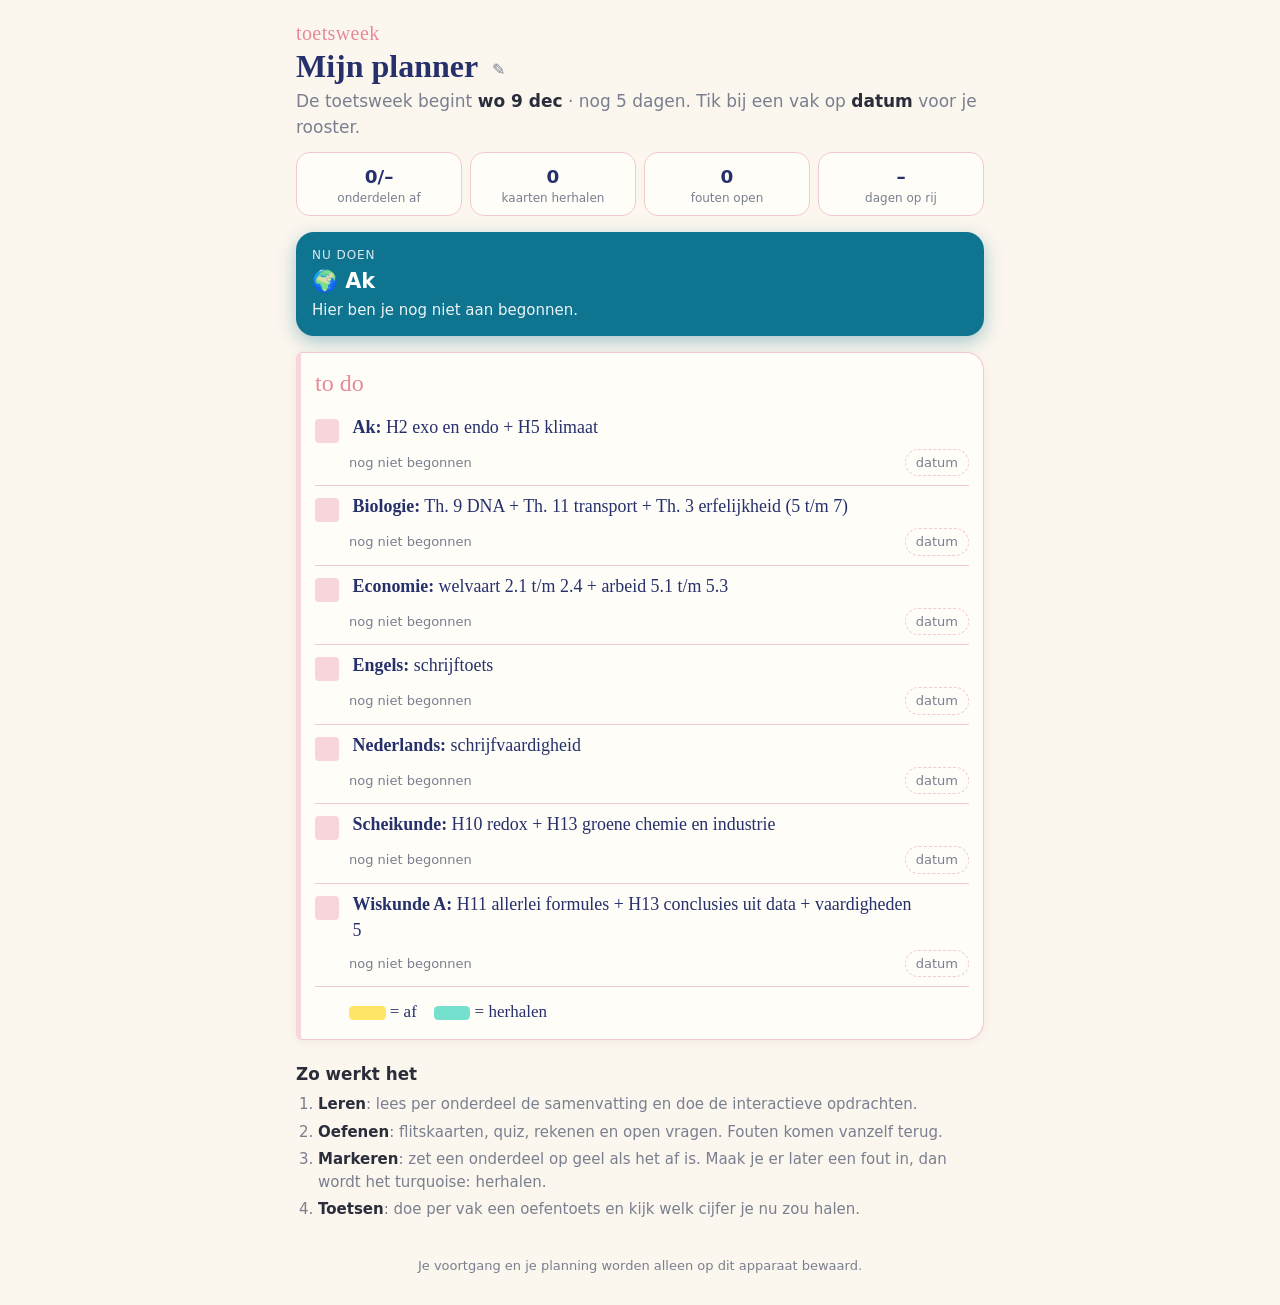
<file: index.html>
<!doctype html>
<html lang="nl">
<head>
  <meta charset="utf-8">
  <meta name="viewport" content="width=device-width, initial-scale=1">
  <title>Toetsweek · planner</title>
  <meta name="description" content="Startpagina voor de toetsweek: zeven vakken, één planner.">
  <link rel="icon" href="data:image/svg+xml,<svg xmlns='http://www.w3.org/2000/svg' viewBox='0 0 100 100'><text y='.9em' font-size='90'>🗓️</text></svg>">
  <link rel="stylesheet" href="hub.css">
</head>
<body>
  <main id="hub"></main>
  <footer>Je voortgang en je planning worden alleen op dit apparaat bewaard.</footer>
  <script src="hub.js"></script>
</body>
</html>
</file>
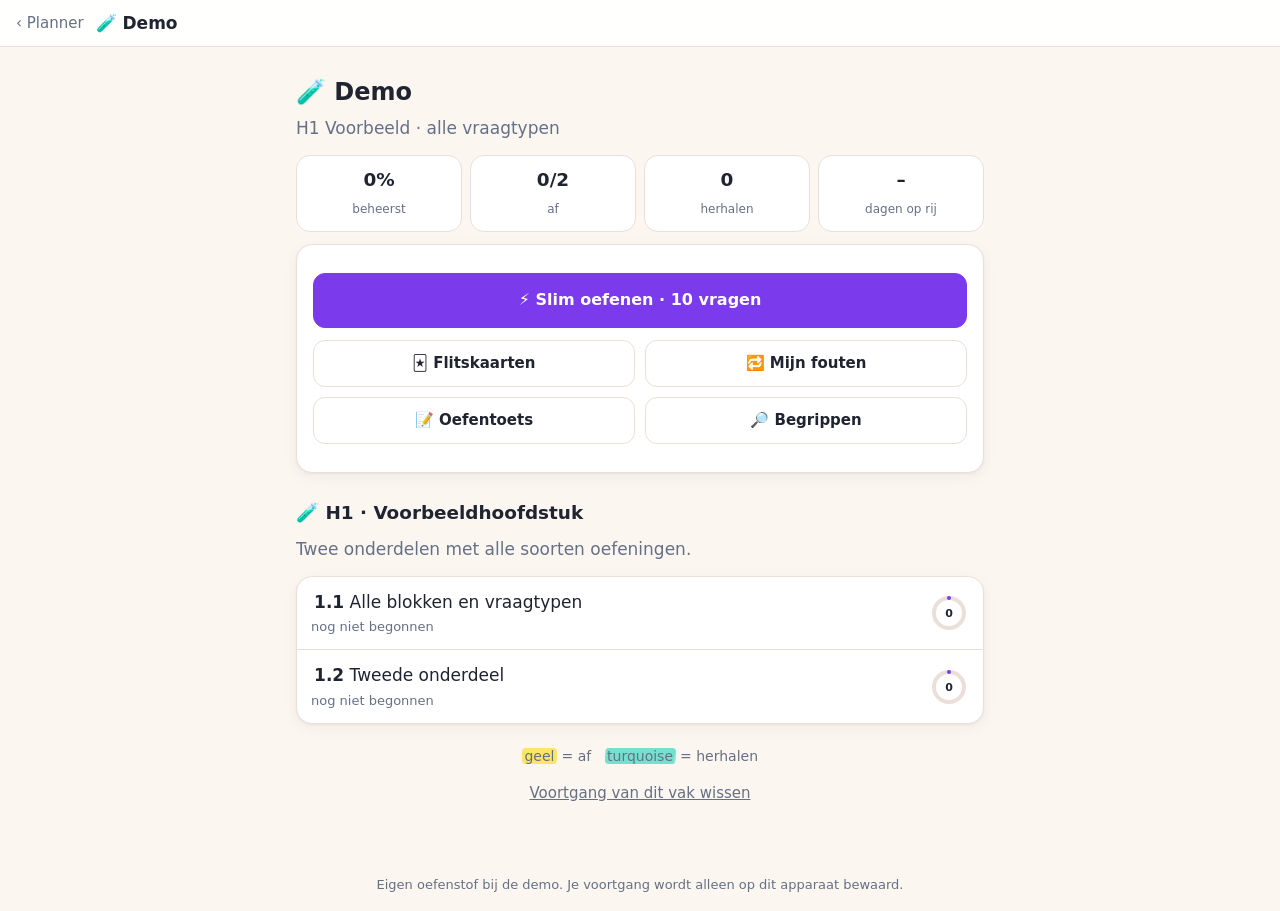
<file: core/demo.html>
<!doctype html>
<html lang="nl">
<head>
  <meta charset="utf-8">
  <meta name="viewport" content="width=device-width, initial-scale=1">
  <title>Demo · toetsweek-kern</title>
  <link rel="icon" href="data:image/svg+xml,<svg xmlns='http://www.w3.org/2000/svg' viewBox='0 0 100 100'><text y='.9em' font-size='90'>🧪</text></svg>">
  <link rel="stylesheet" href="core.css">
</head>
<body>
  <header id="top"></header>
  <main id="app"></main>
  <footer id="voet"></footer>
  <script src="core.js"></script>
  <script src="demo-data.js"></script>
  <script>TW.vak({ hub: "../" }); TW.start();</script>
</body>
</html>
</file>
<file: hub.css>
/* Startpagina in de stijl van een papieren planner: crème papier, roze lijnen, markeerstift. */
:root {
  --papier: #fbf6ee;
  --blad: #fffdf8;
  --inkt: #26306b;
  --tekst: #2a2d3a;
  --grijs: #7a7f8f;
  --lijn: #f3c9d0;
  --roze: #f7d5da;
  --geel: #ffe566;
  --turq: #74e0cd;
  --hand: "Noteworthy", "Bradley Hand", "Segoe Print", "Comic Sans MS", cursive;
  --regelhoogte: 34px;
}
@media (prefers-color-scheme: dark) {
  :root {
    --papier: #15161c;
    --blad: #1c1e26;
    --inkt: #c5cbff;
    --tekst: #e6e8f0;
    --grijs: #9aa0b2;
    --lijn: #4a3138;
    --roze: #4a3138;
    --geel: #8a7400;
    --turq: #0f7a69;
  }
}
* { box-sizing: border-box; }
html { -webkit-text-size-adjust: 100%; }
body { margin: 0; background: var(--papier); color: var(--tekst); font: 17px/1.5 ui-rounded, "SF Pro Rounded", system-ui, -apple-system, "Segoe UI", Roboto, sans-serif; }
main { max-width: 720px; margin: 0 auto; padding: 18px 16px 30px; }
footer { max-width: 720px; margin: 0 auto; padding: 0 16px 30px; color: var(--grijs); font-size: 13px; text-align: center; }

.kop .week { font-family: var(--hand); color: #e58a98; font-size: 1.25rem; letter-spacing: .02em; }
.kop h1 { font-family: var(--hand); color: var(--inkt); font-size: 2rem; line-height: 1.15; margin: 0 0 4px; }
.pen { appearance: none; border: 0; background: none; color: var(--grijs); font-size: 1rem; cursor: pointer; padding: 6px; vertical-align: middle; }
.onder { margin: 0 0 12px; color: var(--grijs); }
.onder b { color: var(--tekst); }
.tellers { display: grid; grid-template-columns: repeat(4, 1fr); gap: 8px; }
.tellers > div { background: var(--blad); border: 1px solid var(--lijn); border-radius: 14px; padding: 10px 4px; text-align: center; }
.tellers b { display: block; font-size: 1.15rem; color: var(--inkt); }
.tellers span { color: var(--grijs); font-size: 12px; line-height: 1.2; display: block; }

.nu { display: grid; gap: 2px; margin: 16px 0; padding: 14px 16px; border-radius: 18px; text-decoration: none; color: #fff; background: var(--vk, #26306b); box-shadow: 0 6px 18px color-mix(in srgb, var(--vk, #26306b) 35%, transparent); }
.nu:active { transform: scale(.99); }
.nu-l { font-size: 12px; text-transform: uppercase; letter-spacing: .08em; opacity: .85; }
.nu-t { font-size: 1.3rem; font-weight: 800; }
.nu-s { opacity: .92; font-size: 15px; }
.nu.klaar { background: var(--geel); color: var(--tekst); box-shadow: none; }

.blad { background: var(--blad); border: 1px solid var(--lijn); border-radius: 6px 18px 18px 6px; border-left: 5px solid var(--roze); padding: 12px 14px 14px; box-shadow: 0 2px 10px rgba(80, 40, 40, .06); }
.blad h2 { font-family: var(--hand); font-weight: 400; color: #e58a98; font-size: 1.5rem; margin: 0 0 6px; }
.todo { list-style: none; margin: 0; padding: 0; }
.todo li { border-bottom: 1.5px solid var(--lijn); padding: 8px 0 9px; }
.regel { display: flex; align-items: flex-start; gap: 10px; text-decoration: none; color: var(--inkt); }
.vakje { flex: none; width: 24px; height: 24px; margin-top: 4px; border-radius: 4px; background: var(--roze); display: grid; place-items: center; color: var(--inkt); font-weight: 800; font-size: 15px; }
.vakje.aan { background: var(--geel); }
.tekst { flex: 1; font-family: var(--hand); font-size: 1.12rem; line-height: 1.45; }
.tekst b { font-weight: 700; }
.pct { flex: none; font-weight: 800; font-size: 14px; color: var(--vk); margin-top: 6px; min-width: 38px; text-align: right; }
.hl { padding: 1px .2em; border-radius: .25em; box-decoration-break: clone; -webkit-box-decoration-break: clone; }
.hl.geel { background: linear-gradient(100deg, transparent 0, var(--geel) 2%, var(--geel) 97%, transparent 100%); }
.hl.turq { background: linear-gradient(100deg, transparent 0, var(--turq) 2%, var(--turq) 97%, transparent 100%); }
.sub { display: flex; align-items: center; gap: 10px; margin: 6px 0 0 34px; }
.strook { flex: 1; display: flex; gap: 3px; min-width: 0; align-items: center; }
.strook i { flex: 1; height: 9px; border-radius: 3px; background: var(--roze); opacity: .55; max-width: 34px; }
.strook i.bezig { opacity: 1; background: repeating-linear-gradient(45deg, var(--roze), var(--roze) 3px, transparent 3px, transparent 6px); border: 1px solid var(--roze); }
.strook i.geel { background: var(--geel); opacity: 1; }
.strook i.turq { background: var(--turq); opacity: 1; }
.strook .leeg { color: var(--grijs); font-size: 13px; }
.datum { position: relative; flex: none; font-size: 13px; color: var(--grijs); border: 1px dashed var(--lijn); border-radius: 99px; padding: 3px 10px; cursor: pointer; white-space: nowrap; }
.datum.dichtbij { color: #c2413a; border-color: #c2413a; border-style: solid; font-weight: 700; }
.datum input { position: absolute; inset: 0; width: 100%; height: 100%; opacity: 0; cursor: pointer; border: 0; padding: 0; }
.legenda { font-family: var(--hand); color: var(--inkt); margin: 12px 0 0 34px; }
.legenda .hl { display: inline-block; height: 14px; vertical-align: middle; }

.uitleg { margin-top: 22px; color: var(--tekst); }
.uitleg h2 { font-size: 1.05rem; margin: 0 0 6px; }
.uitleg ol { margin: 0; padding-left: 22px; color: var(--grijs); font-size: 15px; }
.uitleg li { margin: 5px 0; }
.uitleg b { color: var(--tekst); }
</file>
<file: core/core.css>
/* Toetsweek-kern: gedeelde stijl. Bron: toetsweek/core/core.css. Vakspecifieke stijl hoort in vak.css. */
:root {
  --accent: var(--accent-l, #2563a8);
  --bg: #fbf6f0;
  --card: #ffffff;
  --text: #1f2430;
  --muted: #667085;
  --line: #ebdfd9;
  --geel: #ffe566;
  --turq: #74e0cd;
  --roze: #f6c9cf;
  --good: #1f8a5b;
  --good-soft: #dff3e7;
  --bad: #c2413a;
  --bad-soft: #fbe5e3;
  --oranje: #c96a12;
  --accent-soft: color-mix(in srgb, var(--accent) 12%, var(--card));
  --radius: 16px;
  --schaduw: 0 1px 2px rgba(60, 40, 30, .06), 0 4px 14px rgba(60, 40, 30, .05);
}
@media (prefers-color-scheme: dark) {
  :root {
    --bg: #14161b;
    --card: #1d2027;
    --text: #e8eaf0;
    --muted: #9aa3b2;
    --line: #2e323c;
    --geel: #8a7400;
    --turq: #0f7a69;
    --roze: #5a3a40;
    --good: #4cc38a;
    --good-soft: #1c3a2b;
    --bad: #f0827b;
    --bad-soft: #442421;
    --oranje: #f0a45a;
    --accent-soft: color-mix(in srgb, var(--accent) 22%, var(--card));
    --schaduw: none;
    --op-accent: #14161b;
  }
  :root { --accent: var(--accent-d, var(--accent-l, #7fb2f0)); }
}
* { box-sizing: border-box; }
html { -webkit-text-size-adjust: 100%; }
body {
  margin: 0; background: var(--bg); color: var(--text);
  font: 17px/1.55 ui-rounded, "SF Pro Rounded", system-ui, -apple-system, "Segoe UI", Roboto, sans-serif;
}
#top {
  position: sticky; top: 0; z-index: 5; display: flex; align-items: center; gap: 12px;
  background: color-mix(in srgb, var(--card) 92%, transparent); backdrop-filter: blur(8px); -webkit-backdrop-filter: blur(8px);
  border-bottom: 1px solid var(--line); padding: 10px 16px;
}
.hublink { color: var(--muted); text-decoration: none; font-size: 15px; }
.brand { font-weight: 700; color: var(--text); text-decoration: none; flex: 1; }
.vuur { font-weight: 700; font-size: 15px; }
main { max-width: 720px; margin: 0 auto; padding: 16px 16px 40px; }
footer { max-width: 720px; margin: 0 auto; padding: 16px; color: var(--muted); font-size: 13px; text-align: center; }
h1 { font-size: 1.5rem; line-height: 1.3; margin: 8px 0 6px; }
h2 { font-size: 1.15rem; margin: 26px 0 8px; }
h3 { margin: 0 0 4px; font-size: 1.08rem; }
p { margin: 8px 0; }
sub, sup { font-size: .72em; line-height: 0; }
.sub { color: var(--muted); margin: 0 0 14px; }
.meta { color: var(--muted); font-size: 14px; }
.crumb { display: inline-block; color: var(--accent); text-decoration: none; font-size: 15px; margin-bottom: 4px; padding: 4px 0; }
mark.term { background: linear-gradient(transparent 55%, color-mix(in srgb, var(--accent) 28%, transparent) 55%); color: inherit; font-weight: 600; padding: 0 1px; }

/* markeerstift: geel = af, turquoise = herhalen */
.hl { padding: 0 .18em; border-radius: .25em; box-decoration-break: clone; -webkit-box-decoration-break: clone; }
.hl.geel { background: linear-gradient(100deg, transparent 0, var(--geel) 3%, var(--geel) 96%, transparent 100%); }
.hl.turq { background: linear-gradient(100deg, transparent 0, var(--turq) 3%, var(--turq) 96%, transparent 100%); }
.stiften { display: flex; align-items: center; gap: 8px; margin: 6px 0 14px; flex-wrap: wrap; }
.stift { appearance: none; font: inherit; font-size: 14px; font-weight: 600; color: var(--text); border: 1.5px dashed var(--line); background: var(--card); border-radius: 99px; padding: 7px 13px; cursor: pointer; }
.stift.geel.aan, .stift.geel.los { background: var(--geel); border-style: solid; border-color: transparent; }
.stift.turq.aan { background: var(--turq); border-style: solid; border-color: transparent; }
.stift:disabled { opacity: .7; }
.legenda { text-align: center; color: var(--muted); font-size: 14px; margin-top: 22px; }

.card { background: var(--card); border: 1px solid var(--line); border-radius: var(--radius); padding: 16px; margin: 12px 0; box-shadow: var(--schaduw); }
.held { padding: 6px 0 0; }
.stats { display: grid; grid-template-columns: repeat(4, 1fr); gap: 8px; margin: 12px 0 4px; }
.stats > div { background: var(--card); border: 1px solid var(--line); border-radius: 14px; padding: 10px 4px; text-align: center; }
.stats b { display: block; font-size: 1.15rem; }
.stats span { color: var(--muted); font-size: 12px; }
.vandaag .two { margin-top: 10px; }

.lijst { background: var(--card); border: 1px solid var(--line); border-radius: var(--radius); overflow: hidden; box-shadow: var(--schaduw); }
.ond { display: flex; align-items: center; gap: 10px; padding: 12px 14px; color: inherit; text-decoration: none; border-bottom: 1px solid var(--line); }
.ond:last-child { border-bottom: 0; }
.ond:active { background: var(--accent-soft); }
.ond .t { flex: 1; min-width: 0; }
.ond small { display: block; color: var(--muted); font-size: 13px; margin-top: 2px; }
.ring { width: 40px; height: 40px; flex: none; }
.ring .rb { fill: none; stroke: var(--line); stroke-width: 4; }
.ring .rv { fill: none; stroke: var(--accent); stroke-width: 4; stroke-linecap: round; }
.ring text { font-size: 11px; font-weight: 700; fill: var(--text); }

.tegels { display: grid; grid-template-columns: repeat(2, 1fr); gap: 10px; margin: 12px 0; }
@media (min-width: 560px) { .tegels { grid-template-columns: repeat(3, 1fr); } }
.tegel { display: flex; flex-direction: column; gap: 2px; background: var(--card); border: 1px solid var(--line); border-radius: var(--radius); padding: 14px; color: inherit; text-decoration: none; box-shadow: var(--schaduw); }
.tegel:active { transform: scale(.98); }
.tegel i { font-style: normal; font-size: 26px; }
.tegel small { color: var(--muted); font-size: 13px; }

.bar { height: 8px; background: var(--line); border-radius: 99px; overflow: hidden; margin-top: 8px; }
.bar > i { display: block; height: 100%; background: var(--accent); border-radius: 99px; transition: width .25s; }
.pl { color: var(--muted); font-size: 14px; display: flex; justify-content: space-between; }
.bron { margin-top: 14px; color: var(--muted); font-size: 14px; }
.soort { display: inline-block; background: var(--accent-soft); color: var(--accent); border-radius: 99px; padding: 1px 9px; font-size: 12px; font-weight: 600; margin-left: 4px; }

.row { display: flex; flex-wrap: wrap; gap: 8px; margin-top: 12px; }
.two { display: grid; grid-template-columns: 1fr 1fr; gap: 10px; margin: 12px 0; }
.drie { display: grid; grid-template-columns: repeat(3, 1fr); gap: 10px; margin: 10px 0; }
.btn {
  appearance: none; border: 1px solid var(--line); background: var(--card); color: var(--text);
  font: inherit; font-weight: 600; font-size: 15px; padding: 11px 14px; border-radius: 12px; cursor: pointer;
  text-decoration: none; display: inline-block; text-align: center;
}
.btn:disabled { opacity: .45; cursor: default; }
.btn.primary { background: var(--accent); border-color: var(--accent); color: var(--op-accent, #fff); }
.btn.big { display: block; width: 100%; padding: 14px; font-size: 16px; margin: 12px 0; }
.btn.klein { font-size: 14px; padding: 8px 12px; }
.btn.good { background: var(--good-soft); border-color: var(--good); color: var(--good); }
.btn.bad { background: var(--bad-soft); border-color: var(--bad); color: var(--bad); }
.btn.aan { outline: 2.5px solid var(--accent); outline-offset: 1px; }
.btn.link { border: 0; background: none; color: var(--muted); font-weight: 400; text-decoration: underline; padding: 6px; }

/* leren */
ul.kern { padding-left: 20px; margin: 4px 0; }
ul.kern li { margin: 8px 0; }
dl.begrippen { margin: 0; }
dl.begrippen dt { font-weight: 700; margin-top: 12px; }
dl.begrippen dt:first-child { margin-top: 0; }
dl.begrippen dd { margin: 2px 0 0; }
.waar { font-weight: 400; font-size: 13px; color: var(--accent); text-decoration: none; margin-left: 6px; }
.note { border-radius: 12px; padding: 10px 12px; margin: 12px 0; border-left: 4px solid var(--accent); background: var(--accent-soft); }
.note > b:first-child { display: block; font-size: 13px; text-transform: uppercase; letter-spacing: .04em; }
.note.let { border-color: var(--bad); background: var(--bad-soft); }
.note.ezel { border-color: var(--geel); background: color-mix(in srgb, var(--geel) 30%, var(--card)); }
.formule { text-align: center; font-weight: 700; font-size: 1.08rem; background: var(--card); border: 1.5px solid var(--accent); border-radius: 12px; padding: 12px; margin: 12px 0; }
.bij { color: var(--muted); font-size: 14px; text-align: center; margin-top: -4px; }
ol.stappen { padding-left: 22px; margin: 8px 0; }
ol.stappen li { margin: 6px 0; }
.model { background: var(--accent-soft); border-radius: 12px; padding: 12px; margin: 10px 0; }
.vink { display: flex; gap: 8px; align-items: flex-start; padding: 6px 0; cursor: pointer; }
.vink input { width: 20px; height: 20px; margin-top: 3px; flex: none; accent-color: var(--accent); }

/* vragen */
.vraag { font-size: 1.1rem; font-weight: 600; margin: 10px 0 14px; }
.opt { display: block; width: 100%; text-align: left; margin: 8px 0; padding: 13px 14px; border: 1.5px solid var(--line); border-radius: 12px; background: var(--card); color: var(--text); font: inherit; cursor: pointer; }
.opt:disabled { cursor: default; opacity: 1; color: var(--text); }
.opt.goed, .chip.goed, .gat.goed { border-color: var(--good); background: var(--good-soft); }
.opt.fout, .chip.fout, .gat.fout { border-color: var(--bad); background: var(--bad-soft); }
.uitleg { border-left: 4px solid var(--accent); background: var(--accent-soft); padding: 10px 12px; border-radius: 0 12px 12px 0; margin: 14px 0; }
.uitleg.ok { border-color: var(--good); }
.uitleg.nok { border-color: var(--bad); }
.uitleg > b:first-child { display: block; }
.antw { margin: 4px 0; }
.invoer { display: flex; gap: 8px; align-items: center; }
.invoer input, .zoek, textarea {
  flex: 1; min-width: 0; width: 100%; font: inherit; color: var(--text); background: var(--card);
  border: 1.5px solid var(--line); border-radius: 12px; padding: 11px 12px;
}
.invoer input:focus, .zoek:focus, textarea:focus { outline: 2px solid var(--accent); border-color: transparent; }
textarea { display: block; resize: vertical; }
.eenh { color: var(--muted); font-weight: 600; white-space: nowrap; }
.fb { min-height: 8px; margin: 8px 0 0; font-size: 15px; }
.fb .nok { color: var(--bad); font-weight: 700; }

/* oefenvormen */
.pool { display: flex; flex-wrap: wrap; gap: 8px; margin: 10px 0; min-height: 46px; padding: 8px; border: 1.5px dashed var(--line); border-radius: 12px; }
.pool.kolom { flex-direction: column; }
.chip { appearance: none; font: inherit; font-size: 15px; color: var(--text); background: var(--card); border: 1.5px solid var(--line); border-radius: 10px; padding: 8px 11px; cursor: pointer; text-align: left; }
.chip:disabled { opacity: 1; color: var(--text); cursor: default; }
.chip.breed { display: block; width: 100%; margin: 6px 0; }
.chip.sel { border-color: var(--accent); background: var(--accent-soft); box-shadow: 0 0 0 2px var(--accent); }
.chip small { color: var(--muted); }
.bakken { display: grid; grid-template-columns: repeat(auto-fit, minmax(140px, 1fr)); gap: 10px; }
.bak { border: 1.5px solid var(--line); border-radius: 12px; padding: 8px; min-height: 84px; background: var(--card); display: flex; flex-direction: column; gap: 6px; align-items: flex-start; }
.bak.kan { border-color: var(--accent); border-style: dashed; cursor: pointer; }
.bak h4 { margin: 0 0 2px; font-size: 14px; color: var(--accent); }
ol.rij { padding-left: 24px; margin: 8px 0; }
ol.rij:empty { display: none; }
.koppel { display: grid; grid-template-columns: 1fr 1fr; gap: 10px; }
.nr { display: inline-block; min-width: 20px; text-align: center; font-weight: 700; font-size: 12px; border-radius: 99px; background: var(--text); color: var(--card); padding: 1px 5px; margin-right: 3px; }
.chip.k0 { background: color-mix(in srgb, #f59e0b 22%, var(--card)); }
.chip.k1 { background: color-mix(in srgb, #3b82f6 20%, var(--card)); }
.chip.k2 { background: color-mix(in srgb, #10b981 20%, var(--card)); }
.chip.k3 { background: color-mix(in srgb, #ec4899 20%, var(--card)); }
.chip.k4 { background: color-mix(in srgb, #8b5cf6 20%, var(--card)); }
.chip.k5 { background: color-mix(in srgb, #14b8a6 24%, var(--card)); }
.chip.goed { background: var(--good-soft); }
.chip.fout { background: var(--bad-soft); }
.invultekst { line-height: 2.3; }
.gat { appearance: none; font: inherit; color: var(--text); min-width: 74px; border: 0; border-bottom: 2px solid var(--accent); background: var(--accent-soft); border-radius: 8px 8px 0 0; padding: 2px 8px; cursor: pointer; }
.gat.vol { font-weight: 600; }
.gat:disabled { color: var(--text); opacity: 1; }
.juist { color: var(--good); font-weight: 700; margin-left: 4px; }

/* flitskaarten */
.flash { min-height: 230px; display: flex; flex-direction: column; justify-content: center; text-align: center; cursor: pointer; user-select: none; position: relative; }
.flash.om { background: var(--accent-soft); }
.flash .doos { position: absolute; top: 10px; right: 14px; color: var(--accent); font-size: 11px; letter-spacing: 2px; }
.flash .term { font-size: 1.35rem; font-weight: 700; }
.flash .term.klein { font-size: 1.05rem; font-weight: 400; }
.flash .def { margin-top: 14px; font-size: 1.05rem; }
.flash .def.groot { font-size: 1.35rem; font-weight: 700; }
.flash .hint { color: var(--muted); font-size: 14px; margin-top: 14px; }

.score { font-size: 2.8rem; font-weight: 800; text-align: center; margin: 4px 0 0; }
.score-sub { text-align: center; color: var(--muted); margin: 0 0 8px; }
.fouten-lijst .card { border-left: 4px solid var(--bad); }
.fouten-lijst .ans { color: var(--good); font-weight: 600; }

/* figuren en grafieken */
.figkaart { padding: 10px; overflow-x: auto; }
.fig { display: block; width: 100%; max-width: 520px; height: auto; margin: 0 auto; color: var(--text); font-family: inherit; }
.fig text { font-size: 12px; fill: currentColor; }
.fig text.k { font-size: 11px; }
.fig text.b { font-weight: 700; }
.fig text.g { font-weight: 700; font-size: 15px; }
.fig text.pa, .fig tspan.pa { fill: var(--accent); }
.fig text.pb, .fig tspan.pb { fill: var(--oranje); }
.fig text.pr { fill: var(--bad); }
.fig text.pg { fill: var(--good); }
.fig .s { stroke: currentColor; stroke-width: 1.5; fill: none; }
.fig .raster { stroke: var(--line); stroke-width: 1; }
.fig .cel { fill: var(--card); stroke: var(--muted); stroke-width: 1; }
.fig .dot { fill: currentColor; }
.fig .greep { fill: var(--accent); stroke: var(--card); stroke-width: 2.5; }
.fig .curve { stroke: var(--accent); stroke-width: 2.5; fill: none; }
.fig .curve2 { stroke: var(--bad); stroke-width: 2.5; fill: none; }
.fig .curve3 { stroke: currentColor; stroke-width: 2.5; fill: none; }
.fig .curve4 { stroke: var(--oranje); stroke-width: 2.5; fill: none; }
.fig .curve5 { stroke: var(--good); stroke-width: 2.5; fill: none; }
.fig .vlak { fill: var(--accent); fill-opacity: .2; stroke: none; }
.fig .vlak2 { fill: var(--bad); fill-opacity: .2; stroke: none; }
.fig .vlak3 { fill: var(--good); fill-opacity: .2; stroke: none; }
.fig .stip { stroke: var(--muted); stroke-width: 1.2; stroke-dasharray: 5 4; fill: none; }
.tabel { width: 100%; border-collapse: collapse; font-size: 14px; }
.tabel th, .tabel td { text-align: left; vertical-align: top; padding: 7px 6px; border-bottom: 1px solid var(--line); }
.tabel th { color: var(--muted); font-weight: 600; }
.tabel tr:last-child td { border-bottom: 0; }
.tabel td.r { text-align: right; font-weight: 700; white-space: nowrap; }

/* interactieve onderdelen (widgets) */
.tw-w .wkop p { color: var(--muted); font-size: 15px; margin: 2px 0 10px; }
.tw-w .schuif { display: grid; grid-template-columns: 1fr auto; gap: 2px 10px; align-items: center; margin: 10px 0; font-size: 15px; }
.tw-w .schuif input[type=range] { grid-column: 1 / -1; width: 100%; accent-color: var(--accent); height: 28px; }
.tw-w .schuif output { font-weight: 700; color: var(--accent); }
.tw-w .uit { background: var(--accent-soft); border-radius: 12px; padding: 10px 12px; margin: 10px 0; }
.tw-w .keuze { display: flex; flex-wrap: wrap; gap: 6px; margin: 10px 0; }
.tw-w .keuze .btn { font-size: 14px; padding: 8px 12px; }
.tw-w .groot { font-size: 1.4rem; font-weight: 800; }
.tw-w select, .tw-w input[type=number], .tw-w input[type=text] { font: inherit; color: var(--text); background: var(--card); border: 1.5px solid var(--line); border-radius: 10px; padding: 8px 10px; max-width: 100%; }
@media (prefers-reduced-motion: reduce) { * { animation: none !important; transition: none !important; } }
</file>
